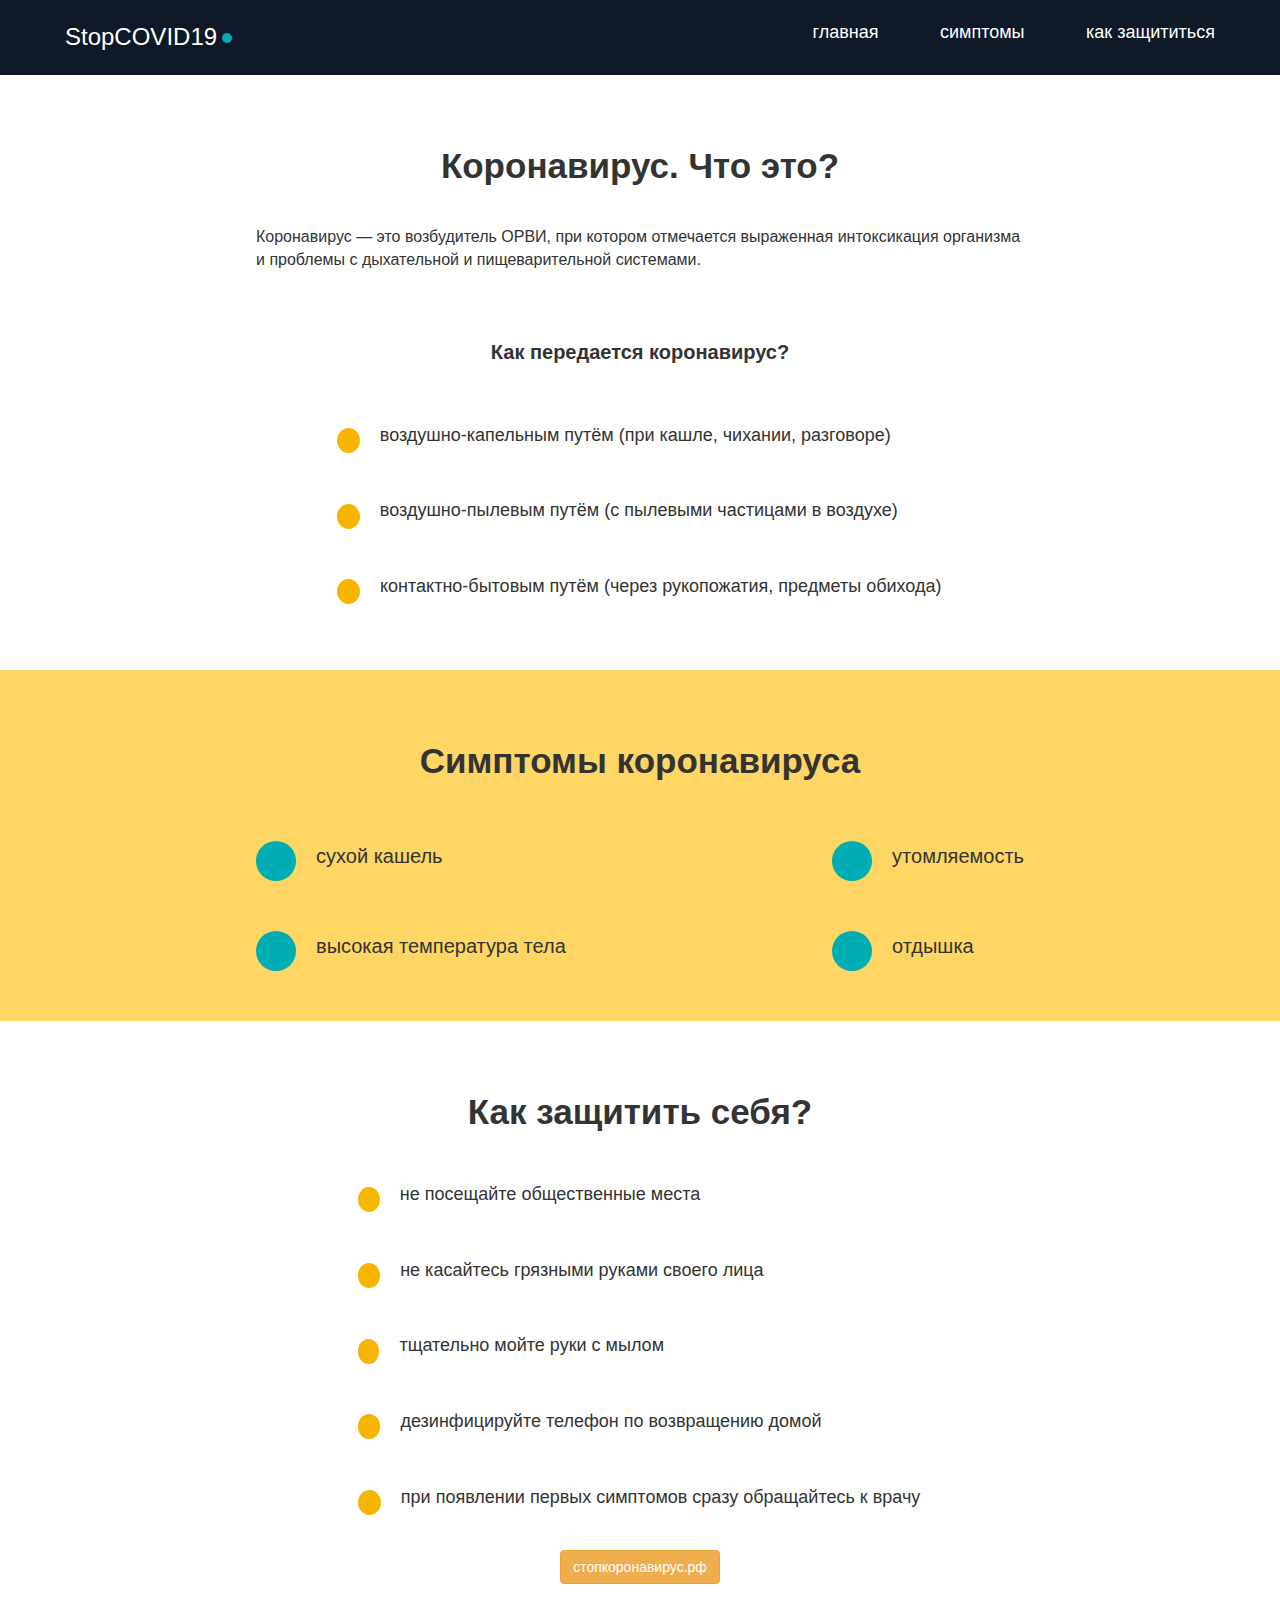
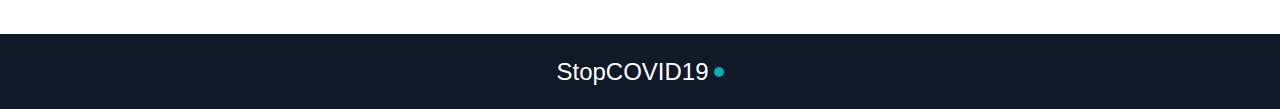
<file: laba3/index.html>
<!DOCTYPE html>
<html lang="en">
<head>
    <meta charset="UTF-8">
    <meta name="viewport" content="width=device-width, initial-scale=1.0">
    <link rel="stylesheet" href="style.css">
    <title>third laba</title>
    <link rel="stylesheet" href="https://maxcdn.bootstrapcdn.com/bootstrap/3.3.7/css/bootstrap.min.css" integrity="sha384-BVYiiSIFeK1dGmJRAkycuHAHRg32OmUcww7on3RYdg4Va+PmSTsz/K68vbdEjh4u" crossorigin="anonymous">

</head>
<body>
    <header class="start-and-end">
      <div class="logo">
        <span>StopCOVID19 </span><div></div>
      </div>
      <ul class="menu">
        <li><a href="#main">главная</a></li>
        <li><a href="#symptoms">симптомы</a></li>
        <li><a href="#safety">как защититься</a></li>
      </ul>
    </header>
    <div class="block what-is-it" id="main">
      <h1 class="mega-text">Коронавирус. Что это?</h1>
      <p class="mini-text">Коронавирус — это возбудитель ОРВИ, при котором отмечается выраженная интоксикация организма и проблемы с дыхательной и пищеварительной системами.</p>
      <h2 class="mega-middle-text">Как передается коронавирус?</h2>
      <ul>
        <li>
          <div class="yellow-circle"></div>
          <p class="middle-text">воздушно-капельным путём (при кашле, чихании, разговоре)</p>
        </li>
        <li>
          <div class="yellow-circle"></div>
          <p class="middle-text">воздушно-пылевым путём (с пылевыми частицами в воздухе)</p>
        </li>
        <li>
          <div class="yellow-circle"></div>
          <p class="middle-text">контактно-бытовым путём (через рукопожатия, предметы обихода)
          </p>
        </li>
      </ul>
    </div>
    <div class="block symptoms" id="symptoms">
      <h1 class="mega-text">Симптомы коронавируса</h1>
      <div class="container-4-symptoms">
        <div class="all-symptoms">
          <div class="symptom">
            <div class="blue-circle"></div>
            <p class="middle-mega-text">сухой кашель</p>
          </div>
          <div class="symptom">
            <div class="blue-circle"></div>
            <p class="middle-mega-text">высокая температура тела</p>
          </div>
        </div>
        <div class="all-symptoms">
          <div class="symptom">
            <div class="blue-circle"></div>
            <p class="middle-mega-text">утомляемость</p>
          </div>
          <div class="symptom">
            <div class="blue-circle"></div>
            <p class="middle-mega-text">отдышка</p>
          </div>
        </div>
      </div>
    </div>
    <div class="block safety" id="safety">
      <h1 class="mega-text">Как защитить себя?</h1>
      <ul>
        <li>
          <div class="yellow-circle"></div>
          <p class="middle-text">не посещайте общественные места</p>
        </li>
        <li>
          <div class="yellow-circle"></div>
          <p  class="middle-text">не касайтесь грязными руками  своего лица</p>
        </li>
        <li>
          <div class="yellow-circle"></div>
          <p  class="middle-text">тщательно мойте руки с мылом</p>
        </li>
        <li>
          <div class="yellow-circle"></div>
          <p  class="middle-text">дезинфицируйте телефон по возвращению домой</p>
        </li>
        <li>
          <div class="yellow-circle"></div>
          <p  class="middle-text">при появлении первых симптомов сразу обращайтесь к врачу</p>
        </li>
      </ul>
      <br>
      <form>
        <button class="btn btn-warning" type="button" onClick="GoUrl('https://стопкоронавирус.рф/')">стопкоронавирус.рф</button>
      </form>
      </div>
    <footer class="start-and-end">
      <div class="logo animated pulse infinite">
        <span>StopCOVID19 </span><div></div>
      </div>
    </footer>
    <script src="css3-mediaqueries.min.js"></script>
    <script>
      function GoUrl(url){
        location.href=url;
      }
    </script>
    <script src="https://ajax.googleapis.com/ajax/libs/jquery/3.3.1/jquery.min.js"></script>
    <script src="https://maxcdn.bootstrapcdn.com/bootstrap/3.3.7/js/bootstrap.min.js" integrity="sha384-Tc5IQib027qvyjSMfHjOMaLkfuWVxZxUPnCJA7l2mCWNIpG9mGCD8wGNIcPD7Txa" crossorigin="anonymous"></script>
</body>
</html>
</file>
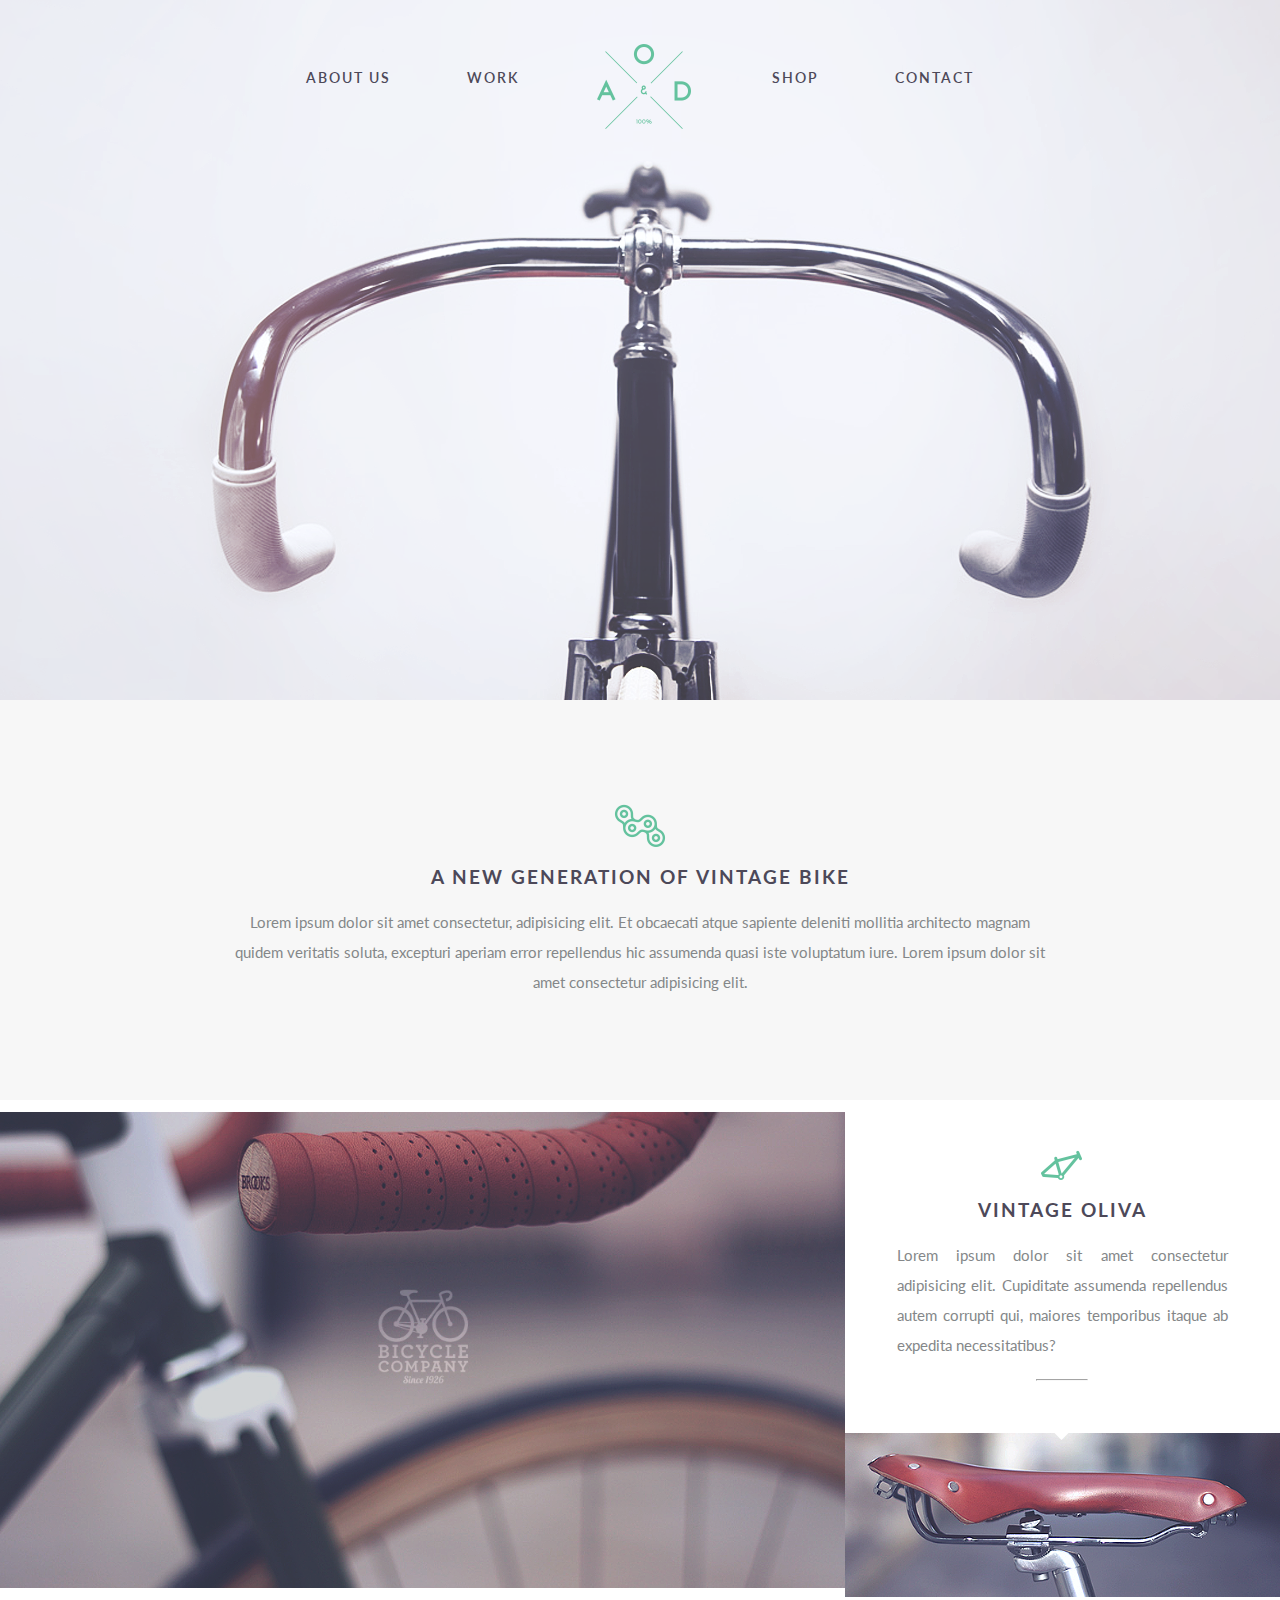
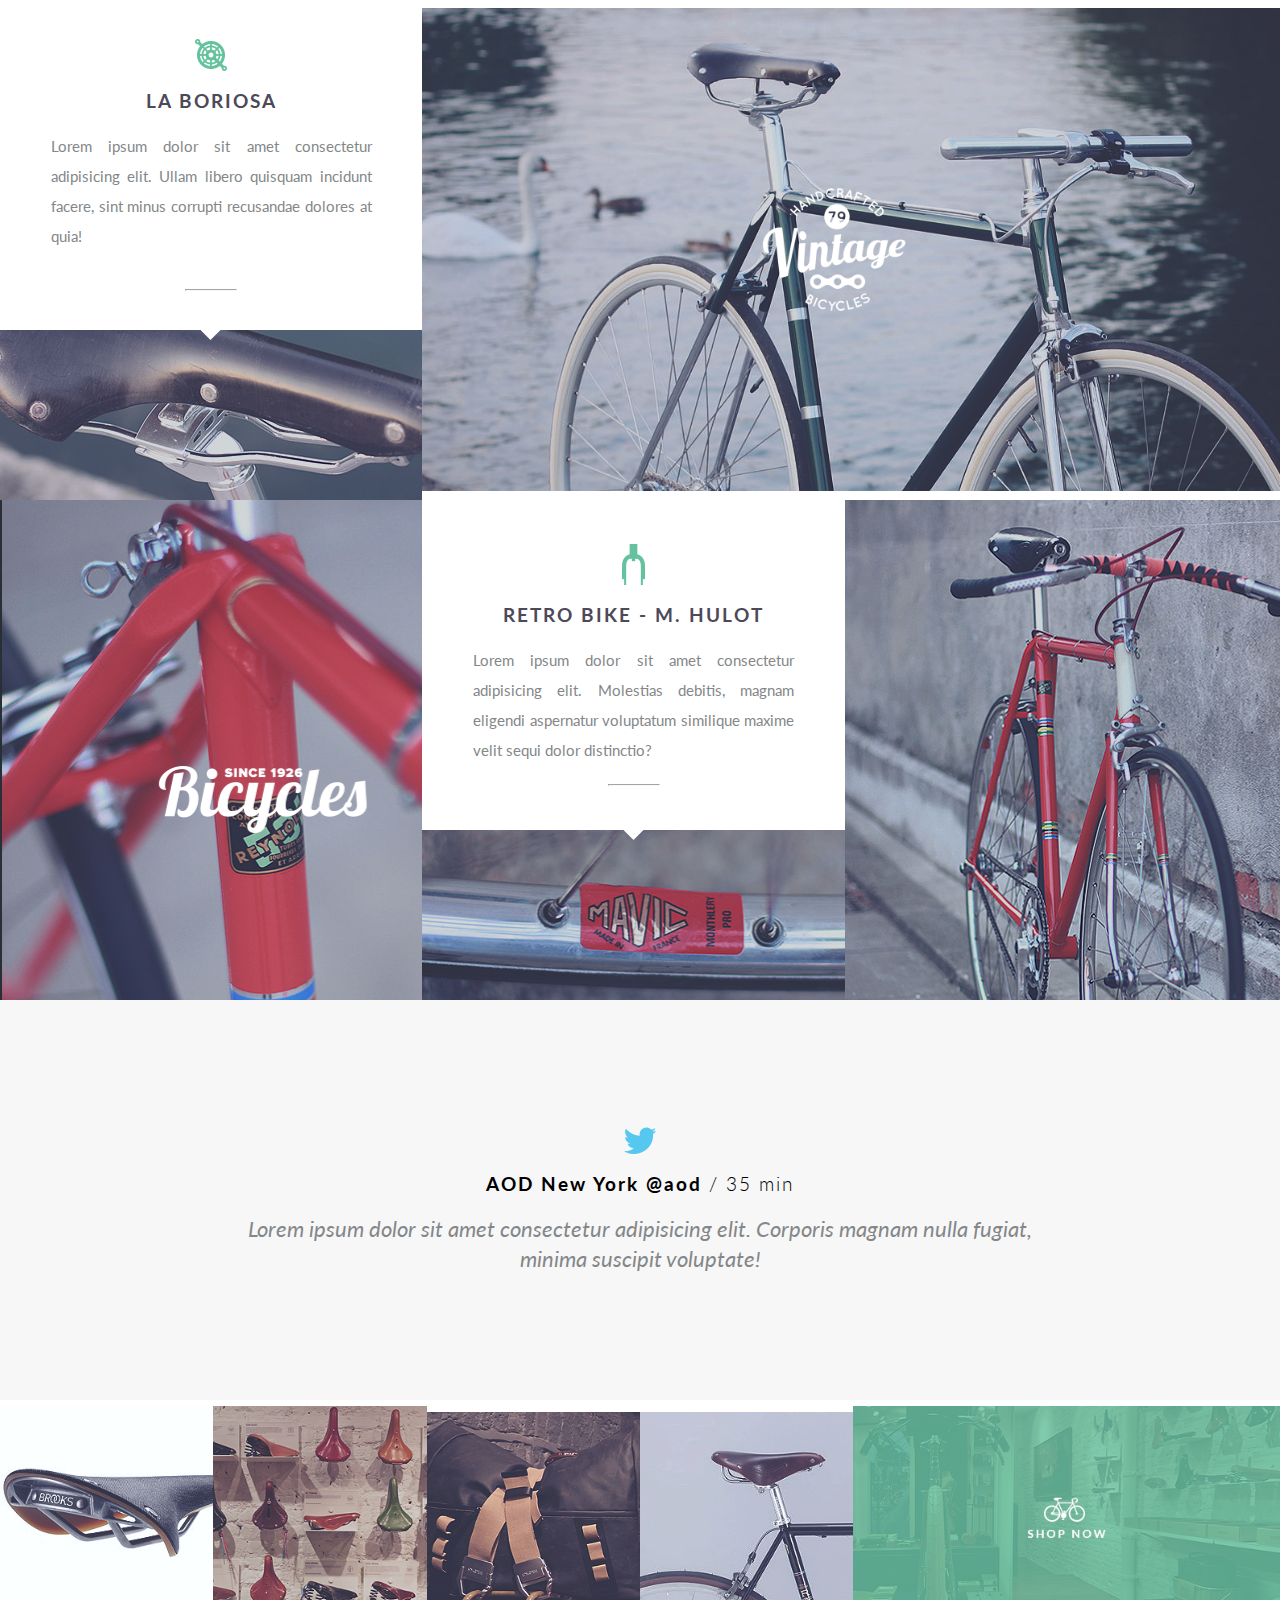
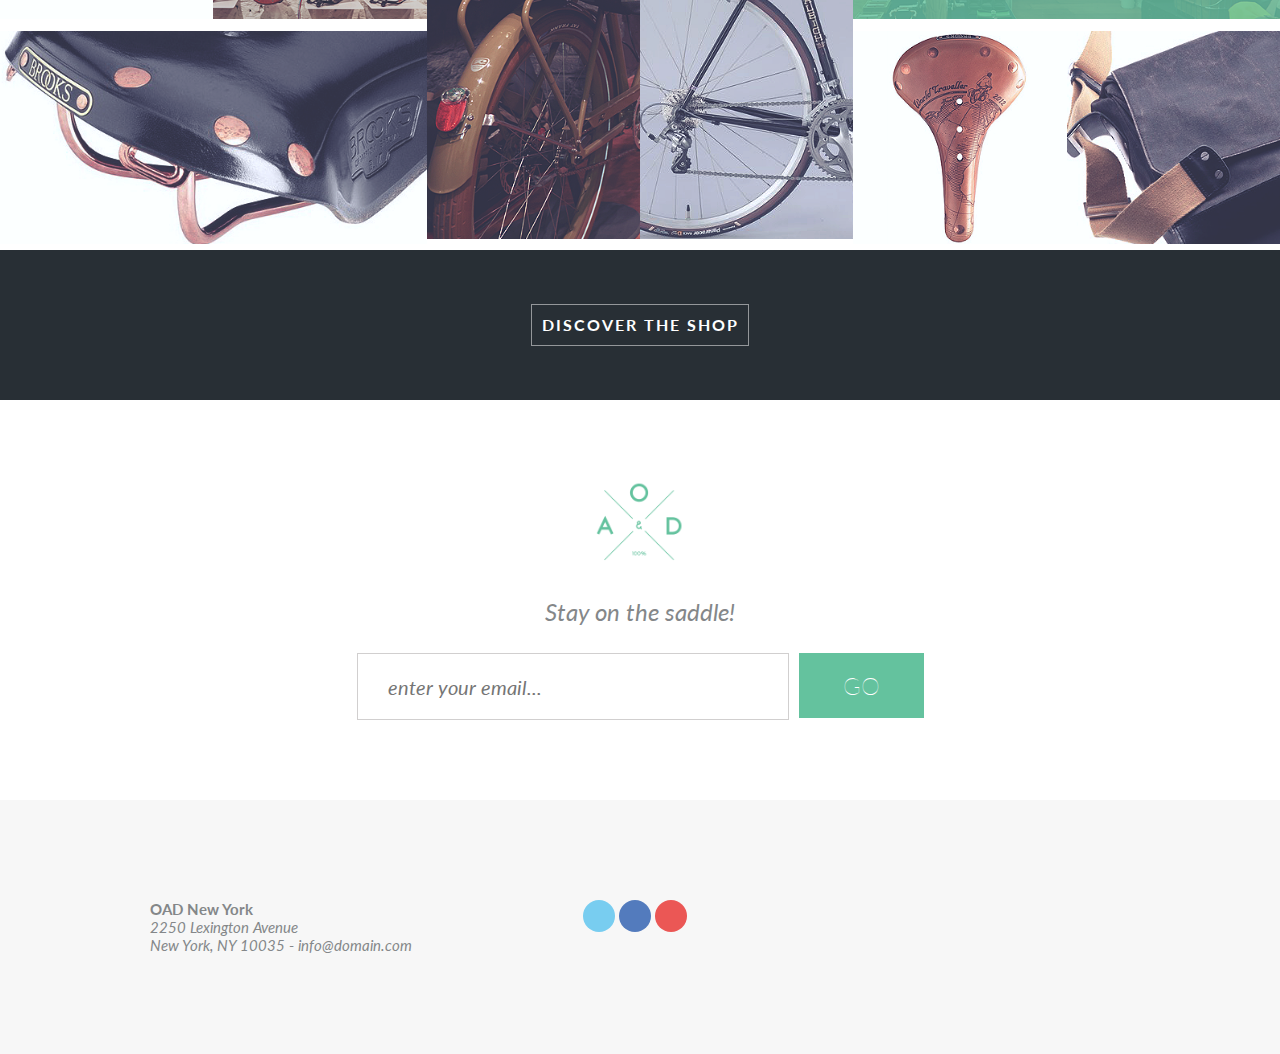
<file: laba7/index.html>
<!DOCTYPE html>
<html lang="en">
<head>
    <meta charset="UTF-8">
    <meta name="viewport" content="width=device-width, initial-scale=1.0">
    <meta http-equiv="X-UA-Compatible" content="ie=edge">
    <link rel="stylesheet" href="style.css">
    <link href="https://fonts.googleapis.com/css?family=Lato:300,400,400i,700&display=swap" rel="stylesheet">
    <title>seventh laba</title>
</head>
<body>
    <div class="all">
        <div class="first">
            <h3 style="grid-area: about"><a href=#>about us</a></h3>
            <h3 style="grid-area: work"><a href=#>work</a></h3>
            <img src="./img/logo.png" style="grid-area: logo">
            <h3 style="grid-area: shop"><a href=#>shop</a></h3>
            <h3 style="grid-area: cont"><a href=#>contact</a></h3>
        </div>
        <div class="second">
            <img src="./img/icon1.png">
            <br>
            <h3>a new generation of vintage bike</h3>
            <br>
            <p>Lorem ipsum dolor sit amet consectetur, adipisicing elit. Et obcaecati atque sapiente deleniti mollitia architecto magnam quidem veritatis soluta, excepturi aperiam error repellendus hic assumenda quasi iste voluptatum iure. Lorem ipsum dolor sit amet consectetur adipisicing elit.</p>
        </div>
        <div class="thh begin">
            <div class="th11"></div>
            <div class=" flexx th12">
                <img src="./img/icon2.png">
                <br>
                <h3>vintage oliva</h3>
                <br>
                <p>Lorem ipsum dolor sit amet consectetur adipisicing elit. Cupiditate assumenda repellendus autem corrupti qui, maiores temporibus itaque ab expedita necessitatibus?</p>
                <br>
                <hr>
            </div>
            <div class="th13"></div>
            <div class="th131 lolok"></div>
        </div>
        <div class="thh middle">
            <div class="flexx th21">
                <img src="./img/icon3.png">
                <br>
                <h3>la boriosa</h3>
                <br>
                <p>Lorem ipsum dolor sit amet consectetur adipisicing elit. Ullam libero quisquam incidunt facere, sint minus corrupti recusandae dolores at quia!</p>
                <br>
                <br>
                <hr>
            </div>
            <div class="th22"></div>
            <div class="th222 lolok"></div>
            <div class="th23"></div>
        </div>
        <div class="thh last">
            <div class="th31"></div>
            <div class="th32 flexx">
                <img src="./img/icon4.png">
                <br>
                <h3>retro bike - m. hulot</h3>
                <br>
                <p>Lorem ipsum dolor sit amet consectetur adipisicing elit. Molestias debitis, magnam eligendi aspernatur voluptatum similique maxime velit sequi dolor distinctio?</p>
                <br>
                <hr>
            </div>
            <div class="th33"></div>
            <div class="th333 lolok"></div>
            <div class="th34"></div>
        </div>
        <div class="second">
            <img src="./img/twi.png">
            <br>
            <h3 style="text-transform: none; color: black">AOD New York <span class="dog">@aod </span><span class="light">/ 35 min</span></h3>
            <br>
            <p class="twi">Lorem ipsum dolor sit amet consectetur adipisicing elit. Corporis magnam nulla fugiat, minima suscipit voluptate!</p>
        </div>
        <div class="pizda">
            <div class="s1 pik"></div>
            <div class="s2 pik"></div>
            <div class="s3 pik"></div>
            <div class="s4 pik"></div>
            <div class="s5 pik"></div>
            <div class="s6 pik"></div>
            <div class="s7 pik"></div>
            <div class="s8 pik"></div>
        </div>
        <div class="black">
            <a class="btn">discover the shop</a>
        </div>
        <div class="search">
            <div class="go">
                <img src="img/logo.png">
                <p class="middle-text">Stay on the saddle!</p>
                <div class="sea">
                    <form>
                        <input class="middle-text" type="text" placeholder="enter your email...">
                        <input type="submit" value="GO">
                    </form>
                </div>
            </div>
        </div>
        <div class="footer">
            <div class="copyright">
                <b>OAD New York</b>
                <br>
                <i>2250 Lexington Avenue</i>
                <br>
                <i>New York, NY 10035 - info@domain.com</i>
            </div>
            <div class="socials">
                <a href="#"><div class="socials-circle socials-twi"></div></a>
                <a href="#"><div class="socials-circle socials-facebook"></div></a>
                <a href="#"><div class="socials-circle socials-printerest"></div></a>
            </div>
        </div>
    </div>
</body>
</html>
</file>
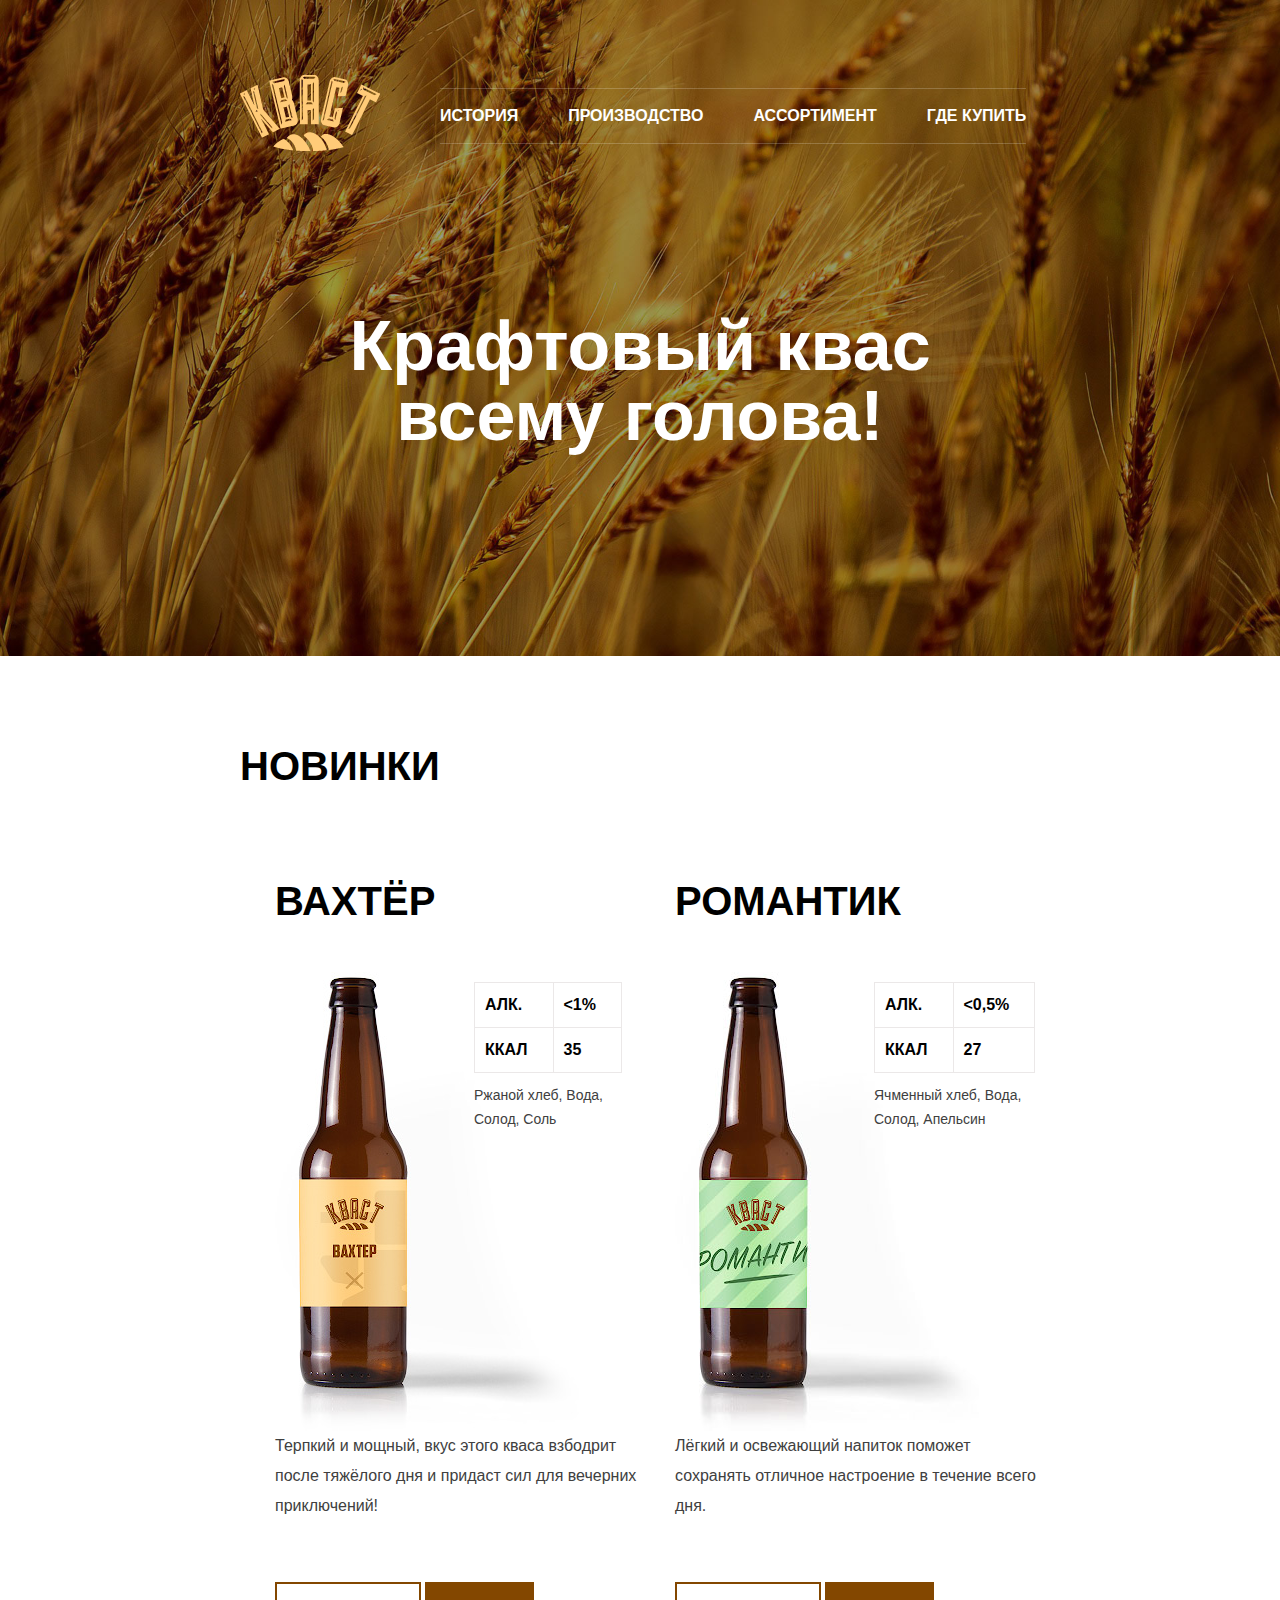
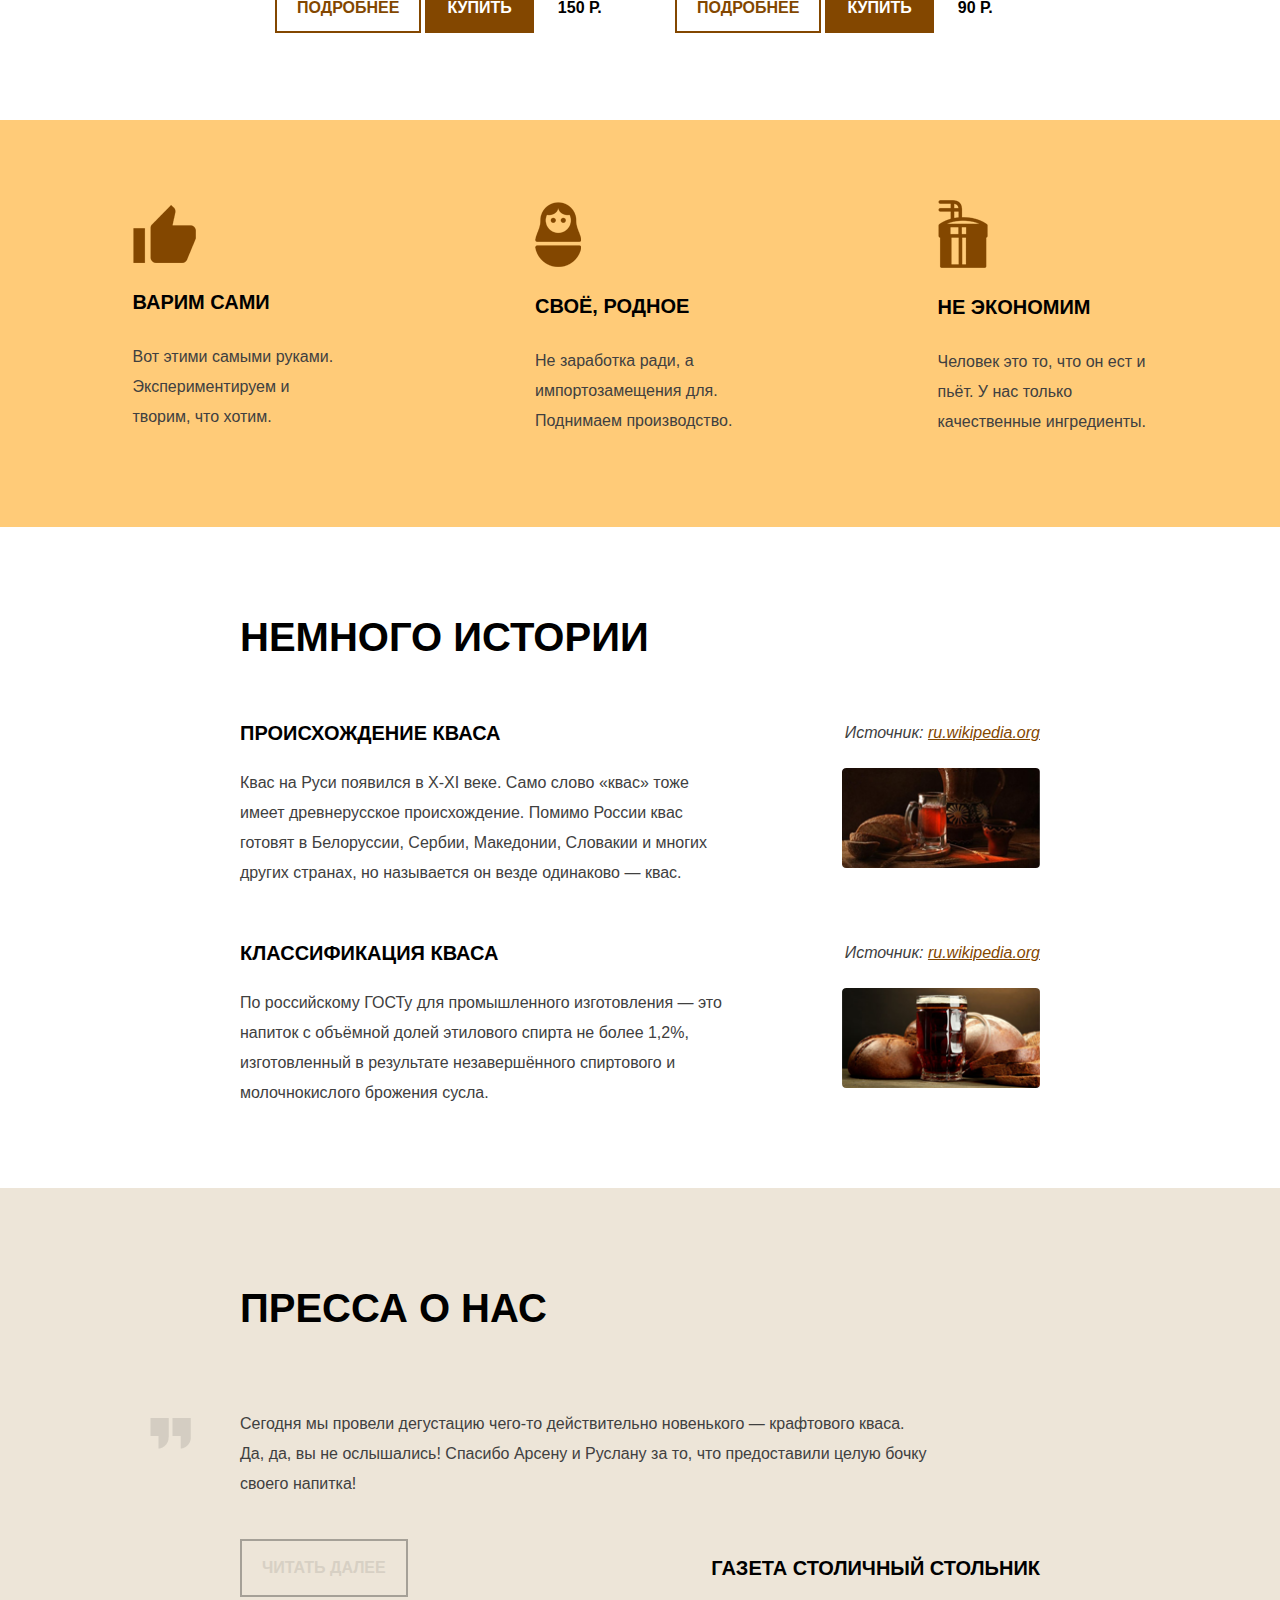
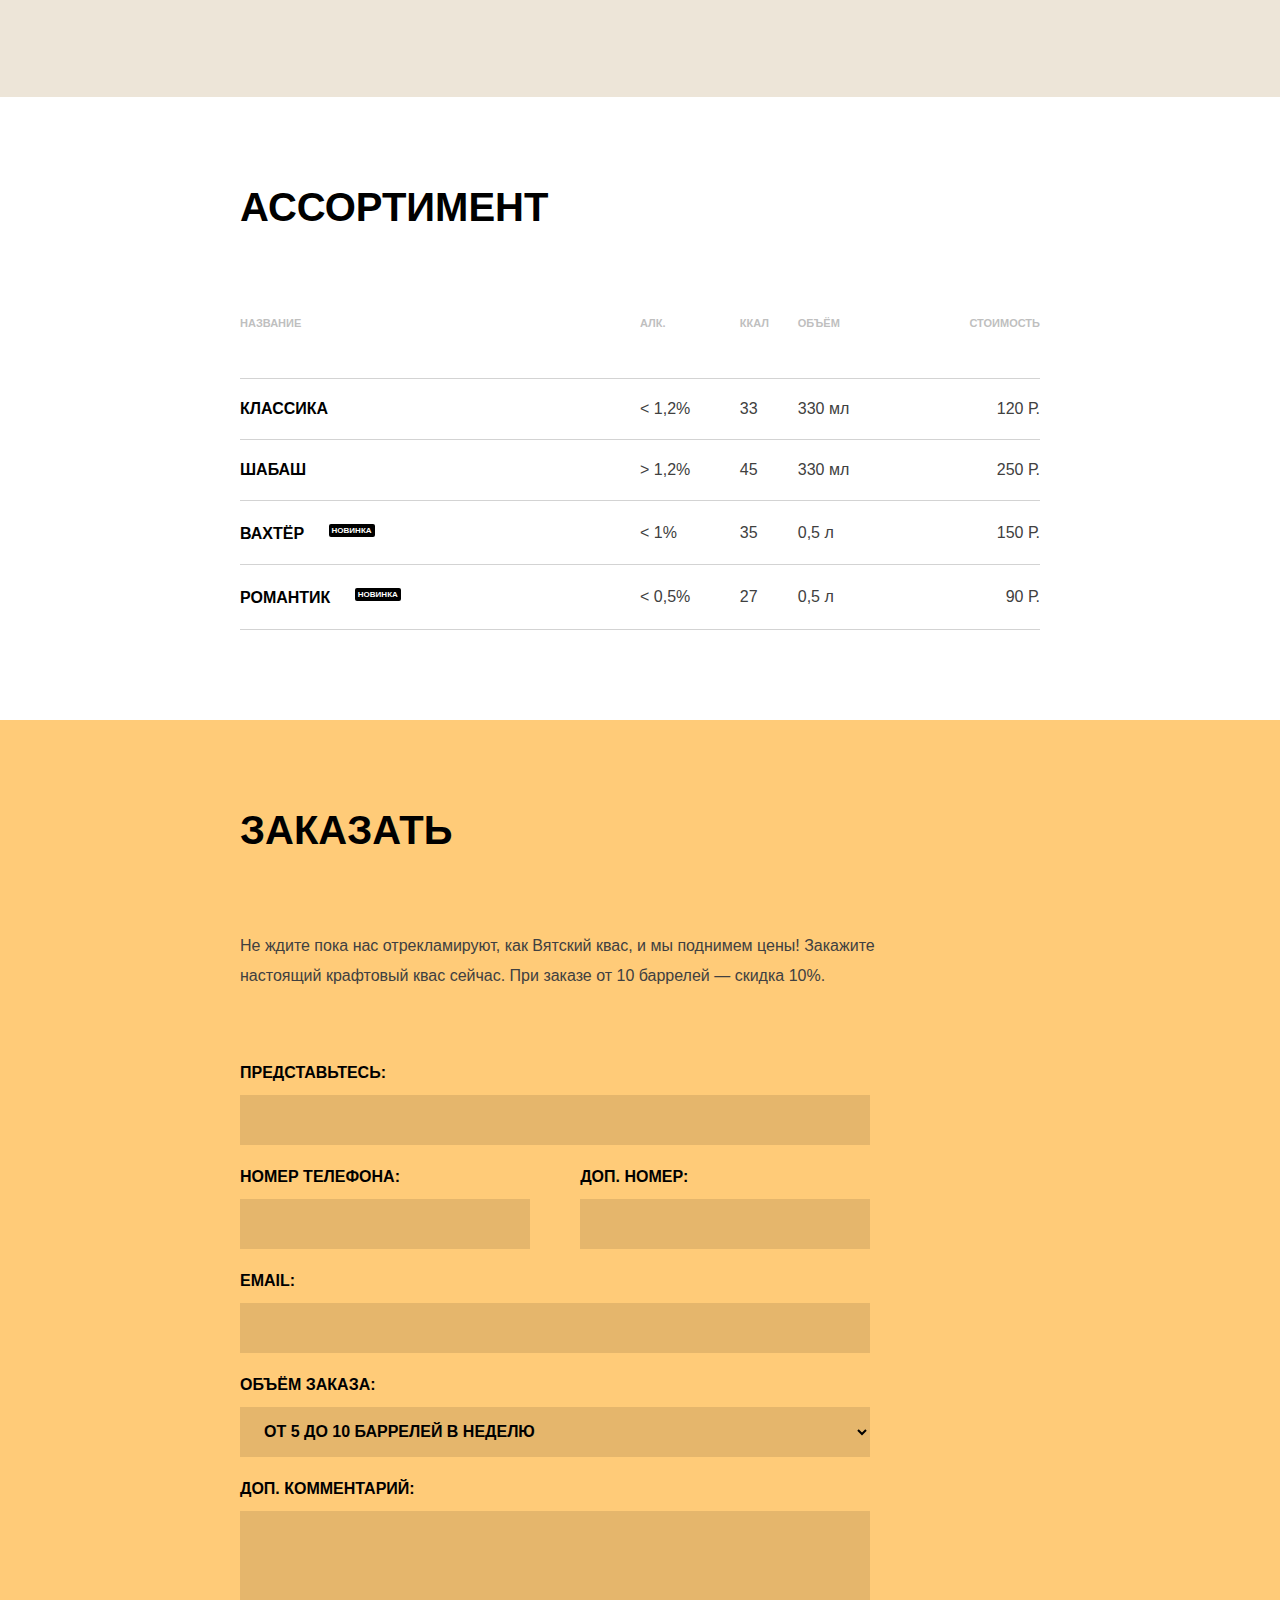
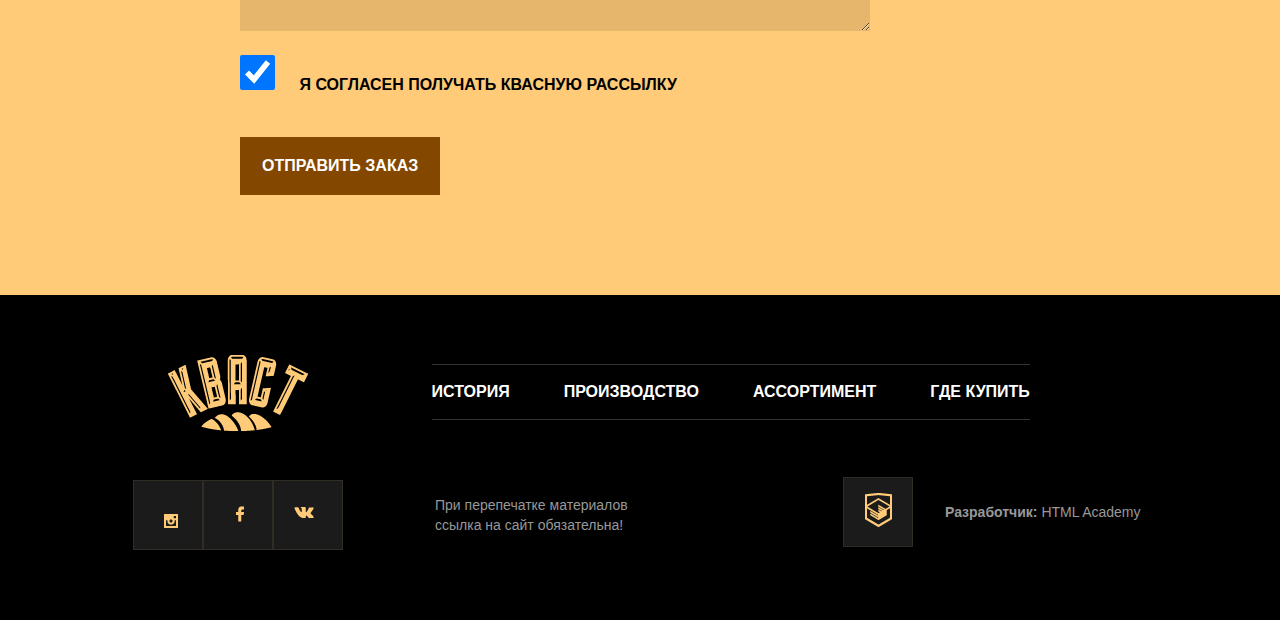
<file: laba8/index.html>
<!DOCTYPE HTML>
<html>
  <head>
    <meta charset="utf-8">
    <link rel="stylesheet" href="style.css">
    <meta name="viewport" content="width=device-width, initial-scale=1.0">
    <title>eights laba</title>
  </head>
  <body>
    <div class="header-page">
    <div class="container">
      <div class="header-top">
        <img src="img/logo.png">
        <ul class="top-menu big-text">
          <li><a href="#">История</a></li>
          <li><a href="#">Производство</a></li>
          <li><a href="#">Ассортимент</a></li>
          <li><a href="#">Где купить</a></li>
        </ul>
      </div>
      <div class="promo">
        Крафтовый квас
        <br>
        всему голова!
      </div>
    </div>
    </div>
    <div class="news-page">
    <div class="container">
      <h2 class="mega-text">Новинки</h2>
      <div class="news-products">
        <div class="product-item">
          <h3 class="mega-text">Вахтёр</h3>
          <div class="img-and-description">
            <img src="img/bottle-left.jpg">
            <div class="this-is-right-block">
              <table class="product-item-table">
                <tr>
                  <td class="big-text">Алк.</td>
                  <td class="big-text">&lt;1%</td>
                </tr>
                <tr>
                  <td class="big-text">Ккал</td>
                  <td class="big-text">35</td>
                </tr>
              </table>
              <p class="mini-text">Ржаной хлеб, Вода, Солод, Соль</p>
            </div>
          </div>
          <p class="normal-text">Терпкий и мощный, вкус этого кваса взбодрит после тяжёлого дня и придаст сил для вечерних приключений!</p>
          <a class="big-text btn btn-white" href="#">Подробнее</a>
          <a class="big-text btn btn-brown" href="#">Купить</a>
          <b class="big-text">150 Р.</b>
        </div>
        <div class="product-item">
          <h3 class="mega-text">Романтик</h3>
          <div class="img-and-description">
            <img src="img/bottle-right.jpg">
            <div class="this-is-right-block">
              <table class="product-item-table">
                <tr>
                  <td class="big-text">Алк.</td>
                  <td class="big-text">&lt;0,5%</td>
                </tr>
                <tr>
                  <td class="big-text">Ккал</td>
                  <td class="big-text">27</td>
                </tr>
              </table>
              <p class="mini-text">Ячменный хлеб, Вода, Солод, Апельсин</p>
            </div>
          </div>
          <p class="normal-text">Лёгкий и освежающий напиток поможет сохранять отличное настроение в течение всего дня.</p>
          <a class="big-text btn btn-white" href="#">Подробнее</a>
          <a class="big-text btn btn-brown" href="#">Купить</a>
          <b class="big-text">90 Р.</b>
        </div>
      </div>
    </div>
    </div>
    <div class="advantages-page">
    <div class="container-big">
      <ul>
        <li>
          <img src="img/icon-thumbsup.png">
          <h2 class="middle-text">Варим сами</h2>
          <p class="normal-text">Вот этими самыми руками. Экспериментируем и творим, что хотим.</p>
        </li>
        <li>
          <img src="img/icon-matreshka.png">
          <h2 class="middle-text">Своё, родное</h2>
          <p class="normal-text">Не заработка ради, а импортозамещения для. Поднимаем производство.</p>
        </li>
        <li>
          <img src="img/icon-brew.png">
          <h2 class="middle-text">Не экономим</h2>
          <p class="normal-text">Человек это то, что он ест и пьёт.  У нас только качественные ингредиенты.</p>
        </li>
      </ul>
    </div>
    </div>
    <div class="history-page">
    <div class="container">
      <h2 class="mega-text">Немного истории</h2>
      <div class="history">
        <div class="history-block">
          <h3 class="middle-text">Происхождение кваса</h3>
          <i class="normal-text">Источник: <a target="_blank" href="https://ru.wikipedia.org">ru.wikipedia.org</a></i>
        </div>
        <div class="history-block">
          <p class="normal-text">Квас на Руси появился в X-XI веке. Само слово «квас» тоже имеет древнерусское происхождение. Помимо России квас готовят в Белоруссии, Сербии, Македонии, Словакии и многих других странах, но называется он везде одинаково — квас.</p>
          <img src="img/wiki-1.png" height="100px">
        </div>
      </div>
      <div class="history">
        <div class="history-block">
          <h3 class="middle-text">Классификация кваса</h3>
          <i class="normal-text">Источник: <a target="_blank" href="https://ru.wikipedia.org">ru.wikipedia.org</a></i>
        </div>
        <div class="history-block">
          <p class="normal-text">По российскому ГОСТу для промышленного изготовления — это напиток с объёмной долей этилового спирта не более 1,2%, изготовленный в результате незавершённого спиртового и молочнокислого брожения сусла.</p>
          <img src="img/wiki-2.png" height="100px">
        </div>
      </div>
    </div>
    </div>
    <div class="smi-page">
    <div class="container">
      <h2 class="mega-text">Пресса о нас</h2>
      <blockquote class="smi-one">
        <p class="normal-text">Сегодня мы провели дегустацию чего-то действительно новенького — крафтового кваса. Да, да, вы не ослышались! Спасибо Арсену и Руслану за то, что предоставили целую бочку своего напитка!</p>
        <div class="smi-one-bottom">
          <a href="#" class="big-text btn btn-gray">Читать далее</a>
          <cite class="middle-text">Газета столичный Стольник</cite>
        </div>
      </blockquote>
    </div>
    </div>
    <div class="variety-page">
    <div class="container">
      <h2 class="mega-text">Ассортимент</h2>
      <table class="assortment">
        <tr>
          <th>Название</th>
          <th>Алк.</th>
          <th>Ккал</th>
          <th>Объём</th>
          <th>Стоимость</th>
        </tr>
        <tr>
          <td class="normal-text">Классика</td>
          <td >&lt; 1,2%</td>
          <td>33</td>
          <td>330 мл</td>
          <td>120 Р.</td>
        </tr>
        <tr>
          <td  class="normal-text">Шабаш</td>
          <td>&gt; 1,2%</td>
          <td>45</td>
          <td>330 мл</td>
          <td>250 Р.</td>
        </tr>
        <tr>
          <td  class="normal-text">Вахтёр <sup>Новинка</sup></td>
          <td>&lt; 1%</td>
          <td>35</td>
          <td>0,5 л</td>
          <td>150 Р.</td>
        </tr>
        <tr>
          <td  class="normal-text">Романтик <sup>Новинка</sup></td>
          <td>&lt; 0,5%</td>
          <td>27</td>
          <td>0,5 л</td>
          <td>90 Р.</td>
        </tr>
      </table>
    </div>
    </div>
    <div class="order-page">
    <div class="container">
      <h2 class="mega-text">Заказать</h2>
      <p class="normal-text">Не ждите пока нас отрекламируют, как Вятский квас, и мы поднимем цены! Закажите настоящий крафтовый квас сейчас. При заказе от 10 баррелей — скидка 10%.</p>
      <div class="container-form">
      <form class="order-form">
        <div class="order-form-field">
          <label class="big-text">Представьтесь:</label>
          <input type="text" name="fullname">
        </div>
        <div class="twice-field">
        <div class="order-form-field">
          <label class="big-text">Номер телефона:</label>
          <input type="text" name="number">
        </div>
        <div class="order-form-field">
          <label class="big-text">Доп. номер:</label>
          <input type="text" name="dnumber">
        </div>
        </div>
        <div class="order-form-field">
          <label class="big-text">Email:</label>
          <input type="text" name="email">
        </div>
        <div class="order-form-field">
          <label class="big-text">Объём заказа:</label>
          <select class="big-text" name="volume">
            <option>От 5 до 10 баррелей в неделю</option>
          </select>
        </div>
        <div class="order-form-field">
          <label class="big-text">Доп. комментарий:</label>
          <textarea name="addcomment"></textarea>
        </div>
        <div class="order-form-checkbox">
          <label class="big-text">
            <input type="checkbox" name="subscription" class="big-text" checked>
            Я согласен получать квасную рассылку
          </label>
        </div>
        <input type="submit" class="big-text btn btn-brown" value="Отправить заказ">
      </form>
      </div>
    </div>
    </div>
    <div class="footer-page">
    <div class="container-big">
      <div class="footer-top">
        <div class="logo">
          <img src="img/logo.png">
        </div>
        <ul class="top-menu big-text">
          <li><a href="#">История</a></li>
          <li><a href="#">Производство</a></li>
          <li><a href="#">Ассортимент</a></li>
          <li><a href="#">Где купить</a></li>
        </ul>
      </div>
      <div class="footer-bottom">
      <div class="footer-bottom-container">
        <div class="bottom-socials">
          <a href="#" class="container-for-img">Инстаграм</a>
          <a href="#" class="container-for-img">Фейсбук</a>
          <a href="#" class="container-for-img">Вконтакте</a>
        </div>
        <p class="mini-text">При перепечатке материалов ссылка на сайт обязательна!</p>
      </div>
        <div class="developer-page">
          <div class="container-for-img">
            <img src="img/htmlacademy.png">
          </div>
          <p class="mini-text"><b>Разработчик: </b><a href="#">HTML Academy</a></p>
        </div>
      </div>
    </div> 
    </div>
  </body>
</html>
</file>
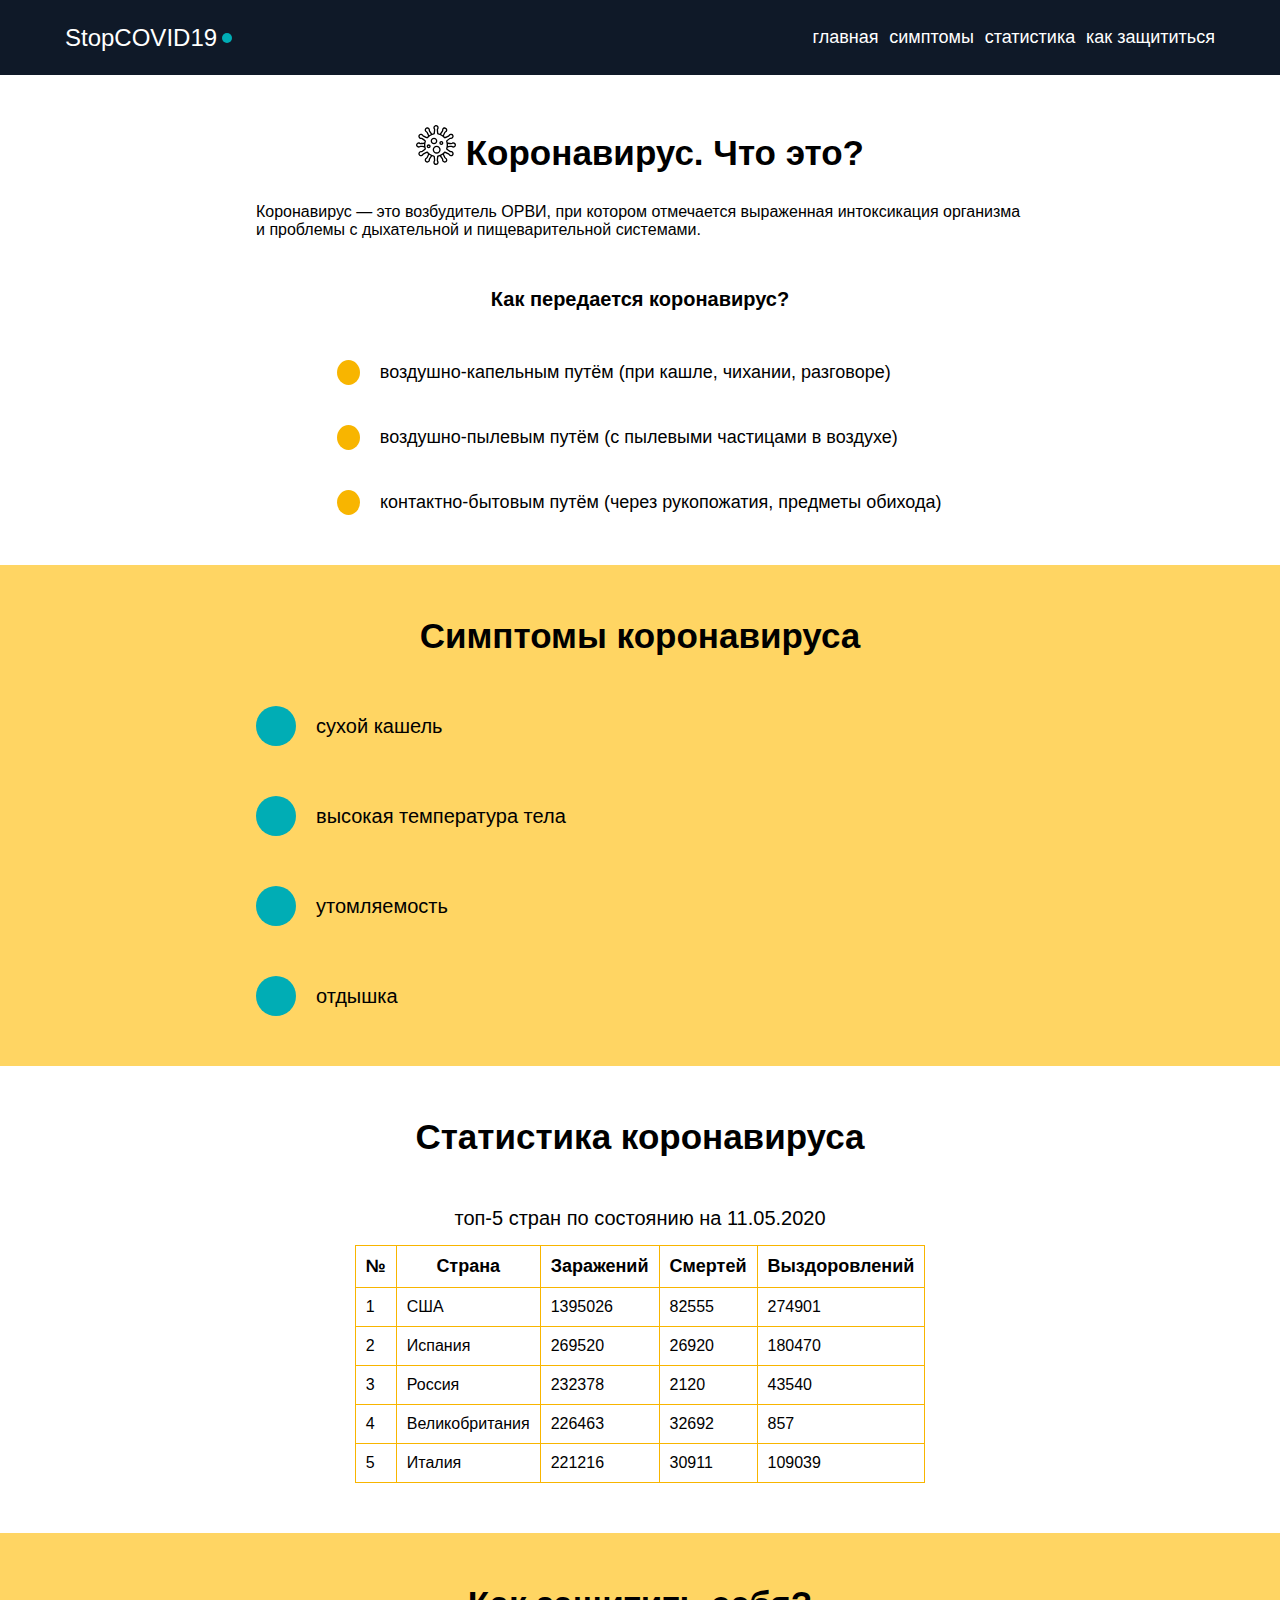
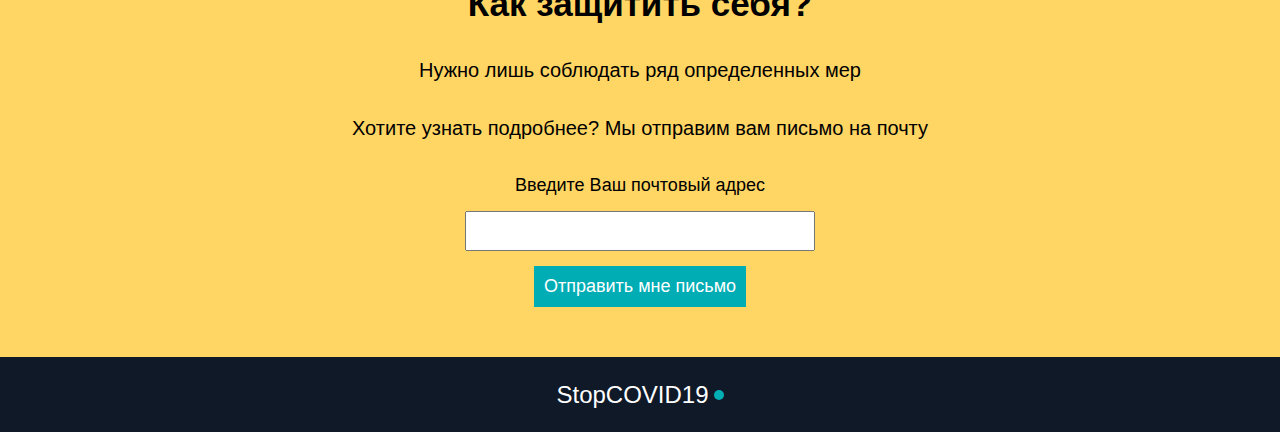
<file: laba9/index.html>
<!DOCTYPE html>
<html lang="en">
<head>
    <meta charset="UTF-8">
    <meta name="viewport" content="width=device-width, initial-scale=1.0">
    <link rel="stylesheet" href="style.css">
    <title>ninth laba</title>
</head>
<body>
    <header class="start-and-end">
      <div class="logo">
        <span>StopCOVID19 </span><div></div>
      </div>
      <ul class="menu">
        <li><a href="#main">главная</a></li>
        <li><a href="#symptoms">симптомы</a></li>
        <li><a href="#statistics">статистика</a></li>
        <li><a href="#mailing">как защититься</a></li>
      </ul>
    </header>
    <section class="block what-is-it" id="main">
      <h1 class="mega-text" role="heading"><img src="img/bacteria.svg" alt="изображение бактерии" width="40"> 
        Коронавирус. Что это?
      </h1>
      <p class="mini-text">Коронавирус — это возбудитель ОРВИ, при котором отмечается выраженная интоксикация организма и проблемы с дыхательной и пищеварительной системами.</p>
      <h2 class="mega-middle-text">Как передается коронавирус?</h2>
      <ul>
        <li>
          <div class="yellow-circle"></div>
          <p class="middle-text">воздушно-капельным путём (при кашле, чихании, разговоре)</p>
        </li>
        <li>
          <div class="yellow-circle"></div>
          <p class="middle-text">воздушно-пылевым путём (с пылевыми частицами в воздухе)</p>
        </li>
        <li>
          <div class="yellow-circle"></div>
          <p class="middle-text">контактно-бытовым путём (через рукопожатия, предметы обихода)
          </p>
        </li>
      </ul>
    </section>
    <section class="block symptoms" id="symptoms">
      <h1 class="mega-text">Симптомы коронавируса</h1>
      <div class="symptoms-container-4">
        <div class="symptoms-all">
          <div class="symptom">
            <div class="blue-circle"></div>
            <p class="middle-mega-text">сухой кашель</p>
          </div>
          <div class="symptom">
            <div class="blue-circle"></div>
            <p class="middle-mega-text">высокая температура тела</p>
          </div>
        </div>
        <div class="symptoms-all">
          <div class="symptom">
            <div class="blue-circle"></div>
            <p class="middle-mega-text">утомляемость</p>
          </div>
          <div class="symptom">
            <div class="blue-circle"></div>
            <p class="middle-mega-text">отдышка</p>
          </div>
        </div>
      </div>
    </section>
    <section class=" block statistics" id="statistics">
      <h1 class="mega-text">Статистика коронавируса</h1>
      <table class="mini-text">
        <caption class="middle-mega-text">топ-5 стран по состоянию на 11.05.2020</caption>
        <tr>
          <th class="middle-text">№</th>
          <th class="middle-text">Страна</th>
          <th class="middle-text">Заражений</th>
          <th class="middle-text">Смертей</th>
          <th class="middle-text">Выздоровлений</th>
        </tr>
        <tr>
          <td>1</td>
          <td>США</td>
          <td>1395026</td>
          <td>82555</td>
          <td>274901</td>
        </tr>
        <tr>
          <td>2</td>
          <td>Испания</td>
          <td>269520</td>
          <td>26920</td>
          <td>180470</td>
        </tr>
        <tr>
          <td>3</td>
          <td>Россия</td>
          <td>232378</td>
          <td>2120</td>
          <td>43540</td>
        </tr>
        <tr>
          <td>4</td>
          <td>Великобритания</td>
          <td>226463</td>
          <td>32692</td>
          <td>857</td>
        </tr>
        <tr>
          <td>5</td>
          <td>Италия</td>
          <td>221216</td>
          <td>30911</td>
          <td>109039</td>
        </tr>
      </table>
    </section>
    <section class="block mailing" id="mailing">
      <h1 class="mega-text">Как защитить себя?</h1>
      <p class="middle-mega-text">Нужно лишь соблюдать ряд определенных мер</p>
      <p class="middle-mega-text">Хотите узнать подробнее? Мы отправим вам письмо на почту</p>
      <form>
        <label class="middle-text" for="mail">Введите Ваш почтовый адрес</label>
        <input class="mini-text" type="text" name="mail" id="mail">
        <button class="middle-text" value="">Отправить мне письмо</button>
      </form>
    </section>
    <footer class="start-and-end">
      <div class="logo animated pulse infinite">
        <span>StopCOVID19 </span><div></div>
      </div>
    </footer>
</body>
</html>
</file>
<file: laba3/style.css>
* {
    margin: 0;
    padding: 0;
    box-sizing: border-box;
    font-family: Raleway, sans-serif;
  }

  body {
      width: 100%;
  }
  
  ul { 
    list-style: none;
    padding: 0;
    display: flex;
    align-items: center;
  }
  
  p {
    margin: 0;
  }
  
  h2, h3 {
    margin: 0;
  }
  
  a {
    text-decoration: none !important;
  }

  .mega-text {
      font-size: 20px;
      font-weight: bold;
      line-height: 41px;
  }

  .mega-middle-text {
      font-size: 16px;
      font-weight: bold;
      line-height: 41px;
  }

  .middle-mega-text {
      font-size: 16px;
  }

  .middle-text {
      font-size: 14px;
  }

  .mini-text {
      font-size: 12px;
  }

header {
    padding: 0 65px;
    justify-content: center;
}

.start-and-end {
    width: 100%;
    height: 75px;
    background-color: #0F1928;
    color: white;
    display: flex;
    align-items: center;
}

.logo {
    display: flex;    
    align-items: center;
}

.logo span {
    font-size: 24px;
}

.logo div {
    width: 10px;
    height: 10px;
    background: #00ADB5;
    border-radius: 50%;
    margin-left: 5px;
}

.menu {
    display: none;
}

.block {
    padding: 50px 10% 50px;
    display: flex;
    flex-direction: column;
    align-items: center;
}

.what-is-it > p {
    margin-top: 30px;
    margin-bottom: 40px;
}

.block ul {
    display: flex;
    flex-direction: column;
    align-items: start;
}

.block ul li {
    display: flex;
    margin-top: 40px;
    align-items: center;
}

.block ul li p {
    width: 80%;
}

.yellow-circle {
    width: 25px;
    height: 25px;
    border-radius: 50%;
    background: #F8B500;
    margin-right: 20px;
}

.symptoms {
    background-color: #FFD563;

}

.container-4-symptoms {
    display: flex;
    justify-content: space-between;
    width: 100%;
    flex-direction: column;
}

.all-symptoms {
    display: flex;
    flex-direction: column;
    justify-content: space-between;
}

.symptom {
    display: flex;
    align-items: center;
    margin-top: 50px;
}

.blue-circle {
    width: 40px;
    height: 40px;
    border-radius: 50%;
    background-color: #00ADB5;
    margin-right: 20px;
}

footer {
    justify-content: center;
}

@media (min-width: 500px) {
    .mega-text {
        font-size: 35px;
        font-weight: bold;
        line-height: 41px;
    }
  
    .mega-middle-text {
        font-size: 20px;
        font-weight: bold;
        line-height: 41px;
    }
  
    .middle-mega-text {
        font-size: 20px;
    }
  
    .middle-text {
        font-size: 18px;
    }
  
    .mini-text {
        font-size: 16px;
    }
}

@media (min-width: 768px) {

    header {
        justify-content: space-between;
    }

    .menu {
        display: flex;
        align-items: center;
        justify-content: space-between;
        width: 50%;
    }

    .menu a{
        color: white;
        font-size: 18px;
    }

    .menu li:hover a {
        color: #F8B500;
    }

    .menu li:active a {
        color: #FFD563;
    }

    .block {
        padding: 50px 15% 50px;
    }

    .block ul li p {
        width: 100%;
    }

    .container-4-symptoms {
        flex-direction: row;
    }

}

@media (min-width: 1024px) {
    .menu {
        width: 35%;
    }

    .block {
        padding: 50px 20% 50px;
    }
}
</file>
<file: laba7/style.css>
* {
    margin: 0;
    padding: 0;
    font-family: 'Lato', sans-serif;
}

p {
    color: #848789;
    font-size: 15px;
    line-height: 30px;
}

h3 {
    text-transform: uppercase;
    color: #4d4959;
    letter-spacing: 2px;
}

hr {
    height: 0,1px;
    width: 50px;
    border-color: #f8f8f8;
}

.lolok {
    width: 100%;
    background-image: url(./img/lolok.png);
    background-position: top center;
    background-repeat: no-repeat;
    z-index: 2;
}

.all {
    display: grid;
    grid-template-rows: 700px 400px 500px 500px 500px 400px 450px 150px 400px;
}

.first {
    background-image: url(./img/bike.png);
    background-size: auto;
    background-position: center;
    background-repeat: no-repeat;
    display: grid;
    grid-template-areas: 
        ". . . . about work logo shop cont . . .";
}

.first h3 {
    display: block;
    padding-top: 65px;
}

.first img {
    padding-top:40px;
}

.first a {
    text-decoration: none;
    color: #4d4959;
    font-size: 14px;
    font-weight: 600;
}

.first a:hover {
    color: white;
    transition: 0.12s;
    text-shadow: 0 0 0.4em rgba(0, 0, 0, 0.514);
}

.second {
    display: flex;
    flex-direction: column;
    align-items: center;
    justify-content: center;
    padding: 0 18%;
    background-color: #f7f7f7;
}

.second p {
    text-align: center;
}

.flexx {
    display: flex;
    flex-direction: column;
    align-items: center;
    justify-content: center;
    text-align: justify;
    padding: 0 12%;
}

.thh {
    display: grid;
    grid-template-rows: 33% 33% 34%;
    grid-template-columns: 33% 33% 34%;
}

.begin {
    grid-template-areas: 
        "th11 th11 th12"
        "th11 th11 th12"
        "th11 th11 th13";
}

.th11 {
    background-image: url(./img/rule.png);
    background-size: 100%;
    background-position: center;
    background-repeat: no-repeat;
    grid-area: th11;
}

.th12 {
    background-image: url(./img/block.png);
    grid-area: th12;
    z-index: 1;
}

.th13 {
    background: url(./img/sit.png);
    background-position: center;
    background-size: 100%;
    background-repeat: no-repeat;
    z-index: 2;
    grid-area: th13;
}

.th131 {
    grid-column-start: 3;
    grid-column-end: 4;
    grid-row-start: 3;
    grid-row-end:4;
}

.middle {
    grid-template-areas: 
        "th21 th23 th23"
        "th21 th23 th23"
        "th22 th23 th23";
}

.th21 {
    grid-area: th21;
}

.th22 {
    background-image: url(./img/sit2.png);
    background-size: auto;
    background-position: center;
    background-repeat: no-repeat;
    grid-area: th22;
    z-index: 1;
}

.th222 {
    grid-column-start: 1;
    grid-column-end: 2;
    grid-row-start: 3;
    grid-row-end: 4;
}

.th23 {
    background-image: url(./img/rule2.png);
    background-size: 100%;
    background-position: center;
    background-repeat: no-repeat;
    grid-area: th23;
}

.last {
    grid-template-areas:
        "th31 th32 th34"
        "th31 th32 th34"
        "th31 th33 th34";
}

.th31 {
    grid-area: th31;
    background-image: url(./img/rule3.png);
}

.th32 {
    grid-area: th32;
}

.th33 {
    background-image: url(./img/sit3.png);
    z-index: 1;
    grid-area: th33;
}

.th333 {
    grid-column-start: 2;
    grid-column-end: 3;
    grid-row-start: 3;
    grid-row-end: 4;
}

.th34 {
    background-image: url(./img/rule4.png);
    grid-area: th34;
}

.dog {
    font-family: ;
    color: black;
}

.light {
    font-weight: 300;
}

.twi {
    font-style: italic;
    font-size: 22px;
}

.pik {
    background-size: 100%;
    background-repeat: no-repeat;
    background-position: center;
}

.pizda {
    display: grid;
    grid-template-areas:
        "s1 s2 s4 s5 s6 s6"
        "s3 s3 s4 s5 s7 s8";
}

.s1 {
    grid-area: s1;
    background-image: url(./img/s1.png);
}

.s2 {
    grid-area: s2;
    background-image: url(./img/s2.png);
}

.s3 {
    grid-area: s3;
    background-image: url(./img/s3.png);
}

.s4 {
    grid-area: s4;
    background-image: url(./img/s4.png);
}

.s5 {
    grid-area: s5;
    background-image: url(./img/s5.png);
}

.s6 {
    grid-area: s6;
    background-image: url(./img/s6.png);
}

.s7 {
    grid-area: s7;
    background-image: url(./img/s7.png);
}

.s8 {
    grid-area: s8;
    background-image: url(./img/s8.png);
}

.black {
    display: flex;
    flex-direction: column;
    justify-content: center;
    align-items: center;
    background-color: #282f35;
}

.black .btn {
    background-color: #282f35;
    font-weight: bold;
    color: white;
    border: 1px solid #94979a;
    text-transform: uppercase;
    letter-spacing: 2px;
    width: 17%;
    height: 28%;
    text-align: center;
    padding-top: 10px;
    box-sizing: border-box;
}

.black .btn:hover {
    background-color: #fff;
    color: #000;
    cursor: pointer;
}

.black .btn:active {
    background-color: rgba(255, 255, 255, 0.6);
}

.middle-text {
    font-size: 24px;
    line-height: 34px;
    font-style: italic;
}

.search {
    display: flex;
    justify-content: center;
    padding: 80px 0;
    box-sizing: border-box;
}

.go {
    display: flex;
    flex-direction: column;
    align-items: center;
    justify-content: space-between;
}

.go img {
    height: 90px;
    width: 90px;
}

.go p {
    margin: 20px 0;
}

form {
    display: flex;
    vertical-align: middle;
}

.sea input[type="text"] {
    width: 400px;
    height: 65px;
    margin-right: 10px;
    padding-left: 30px;
    border: 1px solid #d1cfcf;
    color: #d1cfcf;
    font-size: 20px;
}

.sea input[type="submit"] {
    width: 125px;
    height: 65px;
    background-color: #64c29e;
    border: none;
    color: white;
    font-weight: lighter;
    font-size: 24px;
    cursor: pointer;
}

.sea input[type="submit"]:hover {
    background-color: #6ad1aa;
}

.sea input[type="submit"]:active {
    background-color: #66b999;
}

.footer {
    display: flex;
    padding: 100px 150px;
    background-color: #f7f7f7;
    color: #848789;
    font-size: 15px;
}

.copyright {
    width: 33%;
}

.socials {
    width: 33%;
    display: flex;
    justify-content: space-between;
    padding: 0 110px;
    box-sizing: border-box;
}

.socials-circle {
    border-radius: 50%;
    background-color: rgb(126, 40, 40);
    width: 32px;
    height: 32px;
}

.socials-twi {
    background-color: #78cdf0;
}

.socials-facebook {
    background-color: #537bbd;
}

.socials-printerest {
    background-color: #eb5755;
}
</file>
<file: laba8/style.css>
* {
    margin: 0;
    padding: 0;
    box-sizing: border-box;
}

ul { 
    list-style: none;
    padding: 0;
    display: flex;
    align-items: center;
}

p {
    margin: 0;
}

h2, h3 {
    margin: 0;
}

a {
    text-decoration: none;
}

.mega-text {
    font-family: Arial, Helvetica, sans-serif;
    font-size: 40px;
    line-height: 61px;
    font-weight: bold;
    text-transform: uppercase;
}

.big-text {
    font-family: Arial, Helvetica, sans-serif;
    font-size: 16px;
    line-height: 24px;
    font-weight: bold;
    text-transform: uppercase;
}

.middle-text {
    font-family: Arial, Helvetica, sans-serif;
    font-size: 20px;
    line-height: 30px;
    font-weight: bold;
    text-transform: uppercase;
}

.normal-text {
    font-family: Arial, Helvetica, sans-serif;
    font-size: 16px;
    line-height: 30px;
    color: #404040;
}

.mini-text {
    font-family: Arial, Helvetica, sans-serif;
    font-size: 14px;
    line-height: 24px;
    color: #404040;
}

.container-big {
    width: 1015px;
    margin: auto auto;
}

.container {
    width: 800px;
    margin: 0 auto;
}

.container-form {
    width: 630px;
}

.btn {
    border: 2px solid #834700;
    padding: 15px 20px;
}

.btn-gray {
    color: #d7d0c4;
    border-color: #a5a097;
}

.btn-gray:hover {
    background-color: #a5a097;
    color: white;
}

.btn-gray:active {
    background-color: #8f8a81;
    border-color: #8f8a81;
    color: #b5b2ad;
}

.btn-white {
    color: #834700;
}

.btn-white:hover {
    color: #6a3900;
    border-color: #6a3900;
}

.btn-white:active {
    color: #d9d1ca;
    border-color: #d9d1ca;
}

.btn-brown {
    color: white;
    background-color: #834700;
}

.btn-brown:hover {
    background-color: #6a3900;
}

.btn-brown:active {
    color: #a08874;
}

.header-page {
    width: 100%;
    background: url(img/wheat-back.jpg);
    background-position: bottom;
    background-size: cover;
    padding: 75px 0 205px 0;
}

.header-top {
    display: flex;
    justify-content: space-between;
}

.top-menu {
    list-style: none;
    display: flex;
    justify-content: flex-start;
    width: 75%;
    margin: 10px 0 5px 0;
}

.top-menu li {
    border-top: 1px solid rgba(255, 255, 255, 0.2);
    border-bottom: 1px solid rgba(255, 255, 255, 0.2);
    padding: 15px 25px;
}

.top-menu li:first-child {
    padding-left: 0;
}

.top-menu li:last-child {
    padding-right: 0;
}

.top-menu li:hover {
    border-bottom: 1px solid rgba(255, 255, 255, 0.7);
}

.top-menu li:active {
    border-bottom: 1px solid rgba(255, 255, 255, 0.4);
}

.top-menu li a {
    color: white;
}

.top-menu li:hover a {
    color: #f4c273;
}

.top-menu li:active a {
    color: #7a6036;
}

.promo {
    text-align: center;
    vertical-align: middle;
    font-family: Arial, Helvetica, sans-serif;
    font-weight: bold;
    font-size: 70px;
    line-height: 70px;
    color: white;
    margin-top: 160px;
}

.news-page {
    padding-top: 80px;
    padding-bottom: 100px;
}

.news-page h2 {
    margin-bottom: 74px;
}

.news-products {
    display: flex;
    padding-left: 35px;
}

.product-item {
    max-width: 400px;
    box-sizing: border-box;
}

.img-and-description {
    display: flex;
    margin-top: 40px;
    justify-content: space-between;
}

.this-is-right-block {
    z-index: 1;
    width: 150px;
    position: relative;
    left: -120px;
}

.product-item-table {
    border-collapse: collapse;
    margin: 10px 0 10px;
}

.product-item-table tr td {
    padding: 10px 25px 10px 10px;
    border: 1px solid rgb(235, 232, 232);
}

.product-item > p {
    margin: 0 30px 75px 0;
}

.product-item > b  {
    padding-left: 20px;
}

.advantages-page {
    background-color: #ffcb78;
    padding: 80px 0 90px 0;
}

.advantages-page ul {
    list-style: none;
    display: flex;
    justify-content: space-between;
}

.advantages-page ul li {
    width: 210px;
}

.advantages-page h2 {
    padding: 20px 0 25px 0;
}

.history-page {
    padding: 80px 0 80px;
}

.history {
    display: flex;
    flex-direction: column;
    justify-content: space-between;
    margin-top: 50px;
}

.history-block {
    display: flex;
    justify-content: space-between;
}

.history-block:last-child {
    margin-top: 20px;
}

.history p {
    padding-right: 120px;
}

.history i a {
    text-decoration: underline;
    color: #834700;
    text-transform: none;
    font-weight: normal;
}

.history a:hover {
    color: #6a3900;
}

.history a:active {
    color: #cab7a2;
}

.smi-page {
    background: #ede5d8 url(img/quotes.png) no-repeat top 230px left 150px;
    padding: 90px 0 100px 0;
}

.smi-page h2 {
    margin-bottom: 70px;
}

.smi-page p {
    margin: 0 110px 40px 0;
}

.smi-page cite {
    font-style: normal;
}

.smi-one-bottom {
    display: flex;
    justify-content: space-between;
    align-items: center;
}

.variety-page {
    padding: 80px 0 90px 0;
}

.variety-page h2 {
    margin-bottom: 70px;
}

.variety-page .assortment {
    width: 100%;
    border-collapse: collapse;
}

.assortment tr {
    border-bottom: 1px solid #d3d3d3;
}

.assortment th {
    font-family: Arial, Helvetica, sans-serif;
    font-size: 11px;
    line-height: 30px;
    font-style: normal;
    text-transform: uppercase;
    color: #bfbfbf;
    padding-bottom: 40px;
    text-align: left;
}

.variety-page .assortment td {
    font-family: Arial, Helvetica, sans-serif;
    font-size: 16px;
    line-height: 30px;
    color: #404040;
    padding: 15px 0;
}

.variety-page .assortment tr td:first-child {
    width: 400px;
    font-weight: bold;
    text-transform: uppercase;
    color: #000;
}

.assortment th:last-child,
.assortment td:last-child {
    text-align: right;
}

.assortment td sup {
    background-color: black;
    color: #fff;
    font-size: 8px;
    padding: 2px 3px;
    border-radius: 2px;
    margin-left: 20px;
}

.order-page {
    background-color: #ffcb78;
    padding: 80px 0 100px 0;
}

.order-page p {
    margin: 70px 140px 70px 0;
}

.order-form label {
    margin: 20px 0 10px 0;
    display: block;
}

.twice-field {
    display: flex;
    justify-content: space-between;
}

.twice-field .order-form-field {
    width: 46%;
}

input[type="text"],
textarea,
select {
    height: 50px;
    width: 100%;
    border: none;
    background-color: #e5b66c;
    font-family: Arial, Helvetica, sans-serif;
    font-size: 16px;
    line-height: 24px;
    font-weight: bold;
    text-transform: uppercase;
    padding-left: 20px;
}

input[type="text"]:hover,
textarea:hover,
select:hover {
    background-color: #d9ad66;
}

input[type="text"]:focus,
textarea:focus,
select:focus {
    background-color: #fff;
    color: black;
    font-family: Arial, Helvetica, sans-serif;
    font-size: 16px;
    line-height: 24px;
    font-weight: bold;
    text-transform: uppercase;
    padding-left: 20px;
}

textarea {
    height: 120px;
    padding-top: 20px;
}

.order-form-checkbox {
    margin-bottom: 40px;
}

.order-form-checkbox input[type="checkbox"] {
    width: 35px;
    height: 35px;
    margin-right: 20px;
}

.footer-page {
    background-color: #000;
    padding: 60px 0 70px 0;
}

.footer-top {
    display: flex;
    justify-content: space-between;
    margin-bottom: 45px;
    padding: 0 100px 0 35px;
}

.footer-top li {
    padding: 15px 27px;
}

.footer-top .top-menu {
    margin: 5px 0 10px;
    width: 70%;
}

.footer-bottom {
    display: flex;
    justify-content: space-between;
}

.footer-bottom-container {
    display: flex;
    justify-content: space-between;
    width: 50%;
    align-items: center;
}

.footer-bottom p {
    color: #989898;
}

.footer-bottom-container p {
    width: 205px;
    line-height: 20px;
}

.bottom-socials {
    display: flex;
    font-size: 0;
}

.container-for-img {
    display: block;
    width: 70px;
    height: 70px;
    background-color: #1b1b1b;
    border: 1px solid #322d24;
    text-align: center;
    padding-top: 25px;
}

.bottom-socials .container-for-img:first-child {
    background:  #1b1b1b url(img/icon-insta.png) no-repeat top 33px left 30px;
}

.bottom-socials .container-for-img:nth-child(2) {
    background:  #1b1b1b url(img/icon-fb.png) no-repeat top 25px left 32px;
}

.bottom-socials .container-for-img:last-child {
    background:  #1b1b1b url(img/icon-vk.png) no-repeat top 26px left 20px;
}

.container-for-img:hover {
    border-color: #7a6036;;
}

.container-for-img:active {
    background-color:rgba(0, 0, 0, 0.1);
    opacity: 50%;
}

.developer-page {
    display: flex;
    justify-content: space-between;
    width: 30%;
    align-items: center;
    padding-right: 7px;
    margin-top: -5px;
}

.developer-page .container-for-img {
    padding-top: 15px;
    cursor: pointer;
}

.developer-page a {
    color: #989898;
}
</file>
<file: laba9/style.css>
* {
    margin: 0;
    padding: 0;
    box-sizing: border-box;
    font-family: Raleway, sans-serif;
  }

  body {
      width: 100%;
  }
  
  ul { 
    list-style: none;
    padding: 0;
    display: flex;
    align-items: center;
  }
  
  p {
    margin: 0;
  }
  
  h2, h3 {
    margin: 0;
  }
  
  a {
    text-decoration: none !important;
  }

  button {
    border-width: 0px;
    cursor: pointer;
  }

  .mega-text {
      font-size: 20px;
      font-weight: bold;
      line-height: 41px;
  }

  .mega-middle-text {
      font-size: 16px;
      font-weight: bold;
      line-height: 41px;
  }

  .middle-mega-text {
      font-size: 16px;
  }

  .middle-text {
      font-size: 14px;
  }

  .mini-text {
      font-size: 12px;
  }


header {
    padding: 0 65px;
    justify-content: center;
}

.start-and-end {
    width: 100%;
    height: 75px;
    background-color: #0F1928;
    color: white;
    display: flex;
    align-items: center;
}

.logo {
    display: flex;    
    align-items: center;
}

.logo span {
    font-size: 24px;
}

.logo div {
    width: 10px;
    height: 10px;
    background: #00ADB5;
    border-radius: 50%;
    margin-left: 5px;
}

.menu {
    display: none;
}

.block {
    padding: 50px 10% 50px;
    display: flex;
    flex-direction: column;
    align-items: center;
}

.what-is-it > p {
    margin-top: 30px;
    margin-bottom: 40px;
}

.block ul {
    display: flex;
    flex-direction: column;
    align-items: start;
}

.block ul li {
    display: flex;
    margin-top: 40px;
    align-items: center;
}

.block ul li p {
    width: 80%;
}

.yellow-circle {
    width: 25px;
    height: 25px;
    border-radius: 50%;
    background: #F8B500;
    margin-right: 20px;
}

.symptoms {
    background-color: #FFD563;
}

.symptoms-container-4 {
    display: flex;
    justify-content: space-between;
    width: 100%;
    flex-direction: column;
}

.symptoms-all {
    display: flex;
    flex-direction: column;
    justify-content: space-between;
}

.symptom {
    display: flex;
    align-items: center;
    margin-top: 50px;
}

.blue-circle {
    width: 40px;
    height: 40px;
    border-radius: 50%;
    background-color: #00ADB5;
    margin-right: 20px;
}

table {
    margin-top: 50px;
    border-collapse: collapse;
}

caption {
    margin-bottom: 15px;
}

th, td {
    border: 1px solid #F8B500;
    padding: 10px;
}

.mailing {
    background-color: #FFD563;
}

.mailing p {
    margin-top: 35px;
}

.mailing form {
    margin-top: 35px;
    display: flex;
    flex-direction: column;
    align-items: center;
}

.mailing input {
    margin: 15px;
    height: 40px;
    width: 350px;
    padding: 10px 15px;
}

.mailing form button {
    padding: 10px;
    background-color: #00ADB5;
    color: #fff;
}

.mailing form button:hover, .mailing form button:focus {
    background-color: rgb(0, 199, 209);
}

.mailing form button:active {
    background-color: rgb(0, 129, 136);
}

footer {
    justify-content: center;
}

@media (min-width: 500px) {
    .mega-text {
        font-size: 35px;
        font-weight: bold;
        line-height: 41px;
    }
  
    .mega-middle-text {
        font-size: 20px;
        font-weight: bold;
        line-height: 41px;
    }
  
    .middle-mega-text {
        font-size: 20px;
    }
  
    .middle-text {
        font-size: 18px;
    }
  
    .mini-text {
        font-size: 16px;
    }
}

@media (min-width: 768px) {

    header {
        justify-content: space-between;
    }

    .menu {
        display: flex;
        align-items: center;
        justify-content: space-between;
        width: 50%;
    }

    .menu a{
        color: white;
        font-size: 18px;
    }

    .menu li:hover a {
        color: #F8B500;
    }

    .menu li:active a {
        color: #FFD563;
    }

    .block {
        padding: 50px 15% 50px;
    }

    .block ul li p {
        width: 100%;
    }

    .container-4-symptoms {
        flex-direction: row;
    }

}

@media (min-width: 1024px) {
    .menu {
        width: 35%;
    }

    .block {
        padding: 50px 20% 50px;
    }
}
</file>
